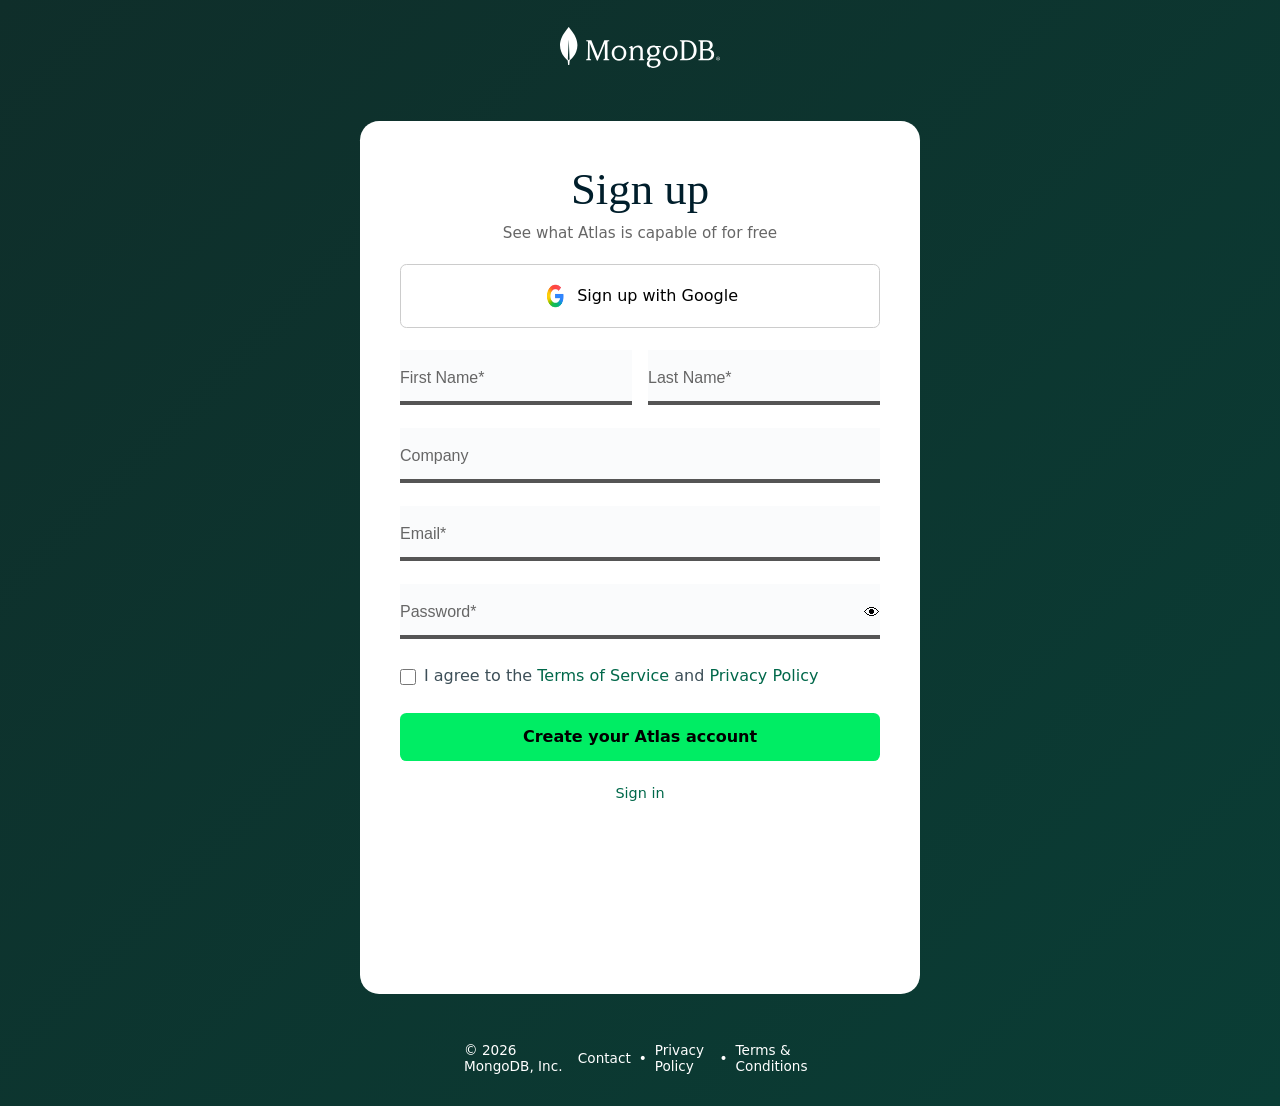
<file: Html/contactus.html>
<!DOCTYPE html>
<html lang="en">

<head>
    <meta charset="UTF-8">
    <link rel="stylesheet" href="/Css/contactus.css">
    <meta name="viewport" content="width=device-width, initial-scale=1.0">
    <title>Document</title>
</head>

<body>
    <div class="page">

        <div class="rift">
            <img src="/Multimedia/Imagess/kuyjf3vea2hg34taa-horizontal_default_slate_blue.svg" alt="MongoDB">
        </div>

        <div class="riftt">

            <div class="rift1">
                <h1>Sign up</h1>
                <p>See what Atlas is capable of for free</p>
            </div>

            <div class="rift2">
                <button class="google-btn">
                    <img src="/Multimedia/Imagess/sq-google-g-logo-update_dezeen_2364_col_0-removebg-preview.png">
                    Sign up with Google
                </button>
            </div>

            <div class="rift3">

                <div class="input-group">
                    <input type="text" required>
                    <label>First Name*</label>
                </div>

                <div class="input-group">
                    <input type="text" required>
                    <label>Last Name*</label>
                </div>

            </div>

            <div class="rift4">
                <div class="input-group">
                    <input type="text" required>
                    <label>Company</label>
                </div>
            </div>

            <div class="rift5">
                <div class="input-group">
                    <input type="email" required>
                    <label>Email*</label>
                </div>
            </div>

            <div class="rift6">
                <div class="input-group password">
                    <input type="password" required>
                    <label>Password*</label>
                    <span class="eye">👁</span>
                </div>
            </div>

            <div class="rift7">
                <input type="checkbox">
                <label>I agree to the <a href="#">Terms of Service</a> and <a href="#">Privacy Policy</a></label>
            </div>

            <div class="rift8">
                <button class="create-btn">Create your Atlas account</button>
            </div>

            <div class="rift9">
                <a href="#">Sign in</a>
            </div>

        </div>

    </div>
    <div>
        <div class="footer">

            <div class="footer-copy">
                © 2026 MongoDB, Inc.
            </div>

            <div class="footer-links">
                <a href="#">Contact</a>
                <span>•</span>
                <a href="#">Privacy Policy</a>
                <span>•</span>
                <a href="#">Terms & Conditions</a>
            </div>

        </div>
    </div>
</body>

</html>
</file>
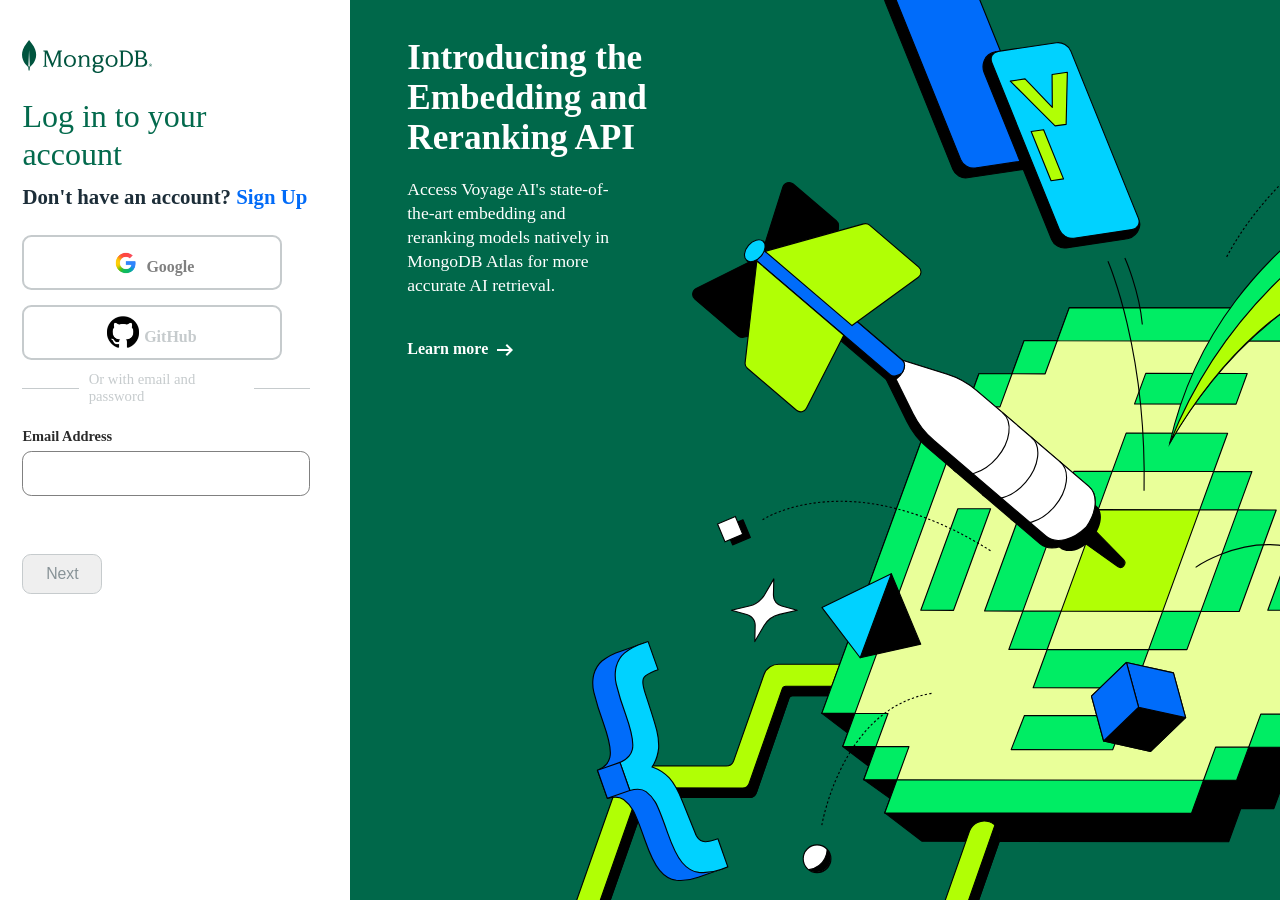
<file: Html/signin.html>
<!DOCTYPE html>
<html lang="en">

<head>
    <meta charset="UTF-8">
    <link rel="stylesheet" href="/Css/signin.css">
    <meta name="viewport" content="width=device-width, initial-scale=1.0">
    <link rel="stylesheet" href="https://fonts.googleapis.com/css2?family=Material+Symbols+Outlined" />
    <link rel="stylesheet" href="https://fonts.googleapis.com/css2?family=Material+Symbols+Outlined" />
    <title>Document</title>
</head>

<body>
    <div class="llilk">

        <div class="llilk2">
            <div class="mon1">
                <img src="/Multimedia/Imagess/kuyjf3vea2hg34taa-horizontal_default_slate_blue.svg" alt="">
            </div>
            <div class="mon2">
                <h1>Log in to your account</h1>
                <h4>Don't have an account?<a href="http://"> Sign Up</a></h4>
                <button class="mon3">
                    <img src="/Multimedia/Imagess/sq-google-g-logo-update_dezeen_2364_col_0-removebg-preview.png"
                        alt="Google">
                    <h4>Google</h4>
                </button>
                <button class="mon4">
                    <img src="/Multimedia/Imagess/25231-removebg-preview.png" alt="GitHub">
                    <h4>GitHub</h4>
                </button>
                <div class="miilk">
                    <h4>
                        <span class="line"></span>
                        Or with email and password
                        <span class="line"></span>
                    </h4>
                </div>
            </div>
            <div class="miilk2">
                <h4>Email Address</h4>
                <input id="meall" type="email">
            </div>
            <div class="mmit">
                <button type="submit">Next</button>
            </div>
        </div>

        <div class="mmint">
            <h1>Introducing the Embedding and Reranking API</h1>
            <p>Access Voyage AI's state-of-the-art embedding and reranking models natively in MongoDB Atlas for more
                accurate AI retrieval.
            </p>
            <a href="http://">Learn more<span class="material-symbols-outlined default">arrow_right_alt</span></a>
        </div>
    </div>

</body>

</html>
</file>
<file: Css/contactus.css>
* {
    box-sizing: border-box;
    margin: 0;
    padding: 0;
    font-family: system-ui;
}

body {
    background: linear-gradient(135deg, #0f2e2a, #0a3d35);
    min-height: 100vh;
}

.page {
    width: 100%;
    display: flex;
    margin: auto;
    flex-direction: column;
    align-items: center;
}

/* ── Logo ─────────────────────────────────── */
.rift img {
    width: 10rem;
    margin-bottom: 1.5rem;
    padding-top: 17%;
    filter: grayscale(100) brightness(0) invert(1);
}

/* ── Card ─────────────────────────────────── */
.riftt {
    background: white;
    width: 35rem;
    height: 97vh;
    padding: 2.5rem;
    border-radius: 1.2rem;
    display: flex;
    flex-direction: column;
    margin-top: 2%;
    gap: 1.4rem;
}

/* ── Title ────────────────────────────────── */
.rift1 {
    text-align: center;
}
.rift1 h1 {
    font-family: "MongoDB Value Serif", "Noto Sans KR", "Noto Sans SC", "Noto Sans JP";
    font-size: 2.8rem;
    font-weight: 400;
    line-height: 56px;
    color: rgb(0, 30, 43);
    margin-bottom: 0.4rem;
}
.rift1 p {
    color: #666;
    font-size: 0.95rem;
}

/* ── Google button ────────────────────────── */
.google-btn {
    width: 100%;
    padding: 0.8rem;
    border: 1px solid #ccc;
    background: white;
    border-radius: 0.4rem;
    display: flex;
    align-items: center;
    justify-content: center;
    gap: 0.5rem;
    cursor: pointer;
    font-size: 1rem;
    transition: background 0.2s;
}
.google-btn:hover {
    background: #f5f5f5;
}
.google-btn img {
    width: 6%;
    height: 4vh;
}

/* ── Name row ─────────────────────────────── */
.rift3 {
    display: flex;
    gap: 1rem;
}

/* ── Floating input ───────────────────────── */
.input-group {
    position: relative;
    width: 100%;
}
.input-group input {
    width: 100%;
    border: none;
    border-bottom: 0.25rem solid #555;
    padding: 1.2rem 0 0.4rem 0;
    font-family: "Akzidenz Grotesk BQ Light", Helvetica;
    font-size: 1.4rem;
    font-weight: 400;
    line-height: normal;
    color: rgb(0, 30, 43);
    background-color: rgb(250, 251, 252);
    outline: none;
}
.input-group label {
    font-family: "Akzidenz Grotesk BQ Light", Helvetica;
    font-size: 1rem;
    font-weight: 400;
    line-height: normal;
    position: absolute;
    top: 1.2rem;
    left: 0;
    color: #666;
    transition: 0.3s;
    pointer-events: none;
}
.input-group input:focus + label,
.input-group input:valid + label {
    top: -0.4rem;
    font-size: 0.75rem;
    color: #3b82f6;
}

/* ── Password ─────────────────────────────── */
.password {
    position: relative;
}
.eye {
    position: absolute;
    right: 0;
    top: 1.2rem;
    cursor: pointer;
    user-select: none;
}

/* ── Checkbox row ─────────────────────────── */
.rift7 {
    display: flex;
    gap: 0.5rem;
    align-items: flex-start;
    font-family: "Euclid Circular A", "Noto Sans KR", "Noto Sans SC", "Noto Sans JP";
    font-size: 1rem;
    font-weight: 400;
    line-height: 1.8rem;
    color: rgb(61, 79, 88);
}
.rift7 input[type="checkbox"] {
    margin-top: 0.42rem;
    flex-shrink: 0;
    width: 16px;
    height: 16px;
    cursor: pointer;
    accent-color: #00684A;
}
.rift7 a {
    color: #00684A;
    text-decoration: none;
}
.rift7 a:hover {
    text-decoration: underline;
}

/* ── Create button ────────────────────────── */
.create-btn {
    width: 100%;
    padding: 0.9rem;
    background: #00ED64;
    border: none;
    border-radius: 0.4rem;
    font-weight: 600;
    font-size: 1rem;
    cursor: pointer;
    transition: background 0.2s, transform 0.1s;
}
.create-btn:hover {
    background: #00c94f;
}
.create-btn:active {
    transform: scale(0.99);
}

/* ── Sign in link ─────────────────────────── */
.rift9 {
    text-align: center;
}
.rift9 a {
    text-decoration: none;
    color: #00684A;
    font-size: 0.9rem;
}
.rift9 a:hover {
    text-decoration: underline;
}

/* ── Footer ───────────────────────────────── */
.footer {
    width: 35%;
    margin: 2rem auto 0;
    display: flex;
    justify-content: space-between;
    align-items: center;
    padding: 1rem 3rem;
    color: white;
    font-size: 0.85rem;
    padding-bottom: 2rem;
}
.footer-links {
    display: flex;
    gap: 0.5rem;
    align-items: center;
}
.footer-links a {
    color: white;
    text-decoration: none;
}
.footer-links a:hover {
    text-decoration: underline;
}

/* ═══════════════════════════════════════════
   RESPONSIVE — TABLET  (≤ 640px)
═══════════════════════════════════════════ */
@media (max-width: 640px) {

    /* Logo: less top padding on smaller screens */
    .rift img {
        padding-top: 8%;
        width: 8.5rem;
        margin-bottom: 1rem;
    }

    /* Card: full-width, no fixed height, natural scroll */
    .riftt {
        width: calc(100% - 2rem); /* 1rem margin each side */
        height: auto;             /* let content breathe */
        min-height: unset;
        border-radius: 1rem;
        padding: 2rem 1.5rem;
        margin-top: 1.5rem;
        gap: 1.2rem;
    }

    /* Title: scale down heading */
    .rift1 h1 {
        font-size: 2.2rem;
        line-height: 44px;
    }

    /* Google button: slightly smaller text */
    .google-btn {
        font-size: 0.9rem;
        padding: 0.75rem;
    }
    .google-btn img {
        width: 7%;
        height: 3.5vh;
    }

    /* Name row: stack vertically */
    .rift3 {
        flex-direction: column;
        gap: 1.2rem;
    }

    /* Inputs: slightly smaller text */
    .input-group input {
        font-size: 1.2rem;
    }

    /* Footer: full width, stack vertically */
    .footer {
        width: 100%;
        flex-direction: column;
        align-items: center;
        gap: 0.6rem;
        padding: 1rem 1.5rem 2rem;
        text-align: center;
    }

    .footer-links {
        flex-wrap: wrap;
        justify-content: center;
    }
}

/* ═══════════════════════════════════════════
   RESPONSIVE — SMALL MOBILE  (≤ 400px)
═══════════════════════════════════════════ */
@media (max-width: 400px) {

    .rift img {
        padding-top: 6%;
        width: 7.5rem;
    }

    .riftt {
        width: calc(100% - 1rem);
        padding: 1.6rem 1.2rem;
        border-radius: 0.8rem;
        gap: 1rem;
    }

    .rift1 h1 {
        font-size: 1.9rem;
        line-height: 38px;
    }

    .rift1 p {
        font-size: 0.85rem;
    }

    .input-group input {
        font-size: 1.1rem;
    }

    .input-group label {
        font-size: 0.9rem;
    }

    .rift7 {
        font-size: 0.88rem;
        line-height: 1.6rem;
    }

    .rift7 a {
        font-size: 0.88rem;
    }

    .create-btn {
        font-size: 0.95rem;
        padding: 0.8rem;
    }

    .google-btn {
        font-size: 0.85rem;
    }
    .google-btn img {
        width: 9%;
    }
}
</file>
<file: Css/signin.css>
* {
    margin: 0;
    padding: 0;
    box-sizing: border-box;
}

body {
    margin: 0;
}

.mon1 img {
    width: 45%;
    margin: auto;
    filter: brightness(0) saturate(100%) invert(20%) sepia(77%) saturate(1094%) hue-rotate(132deg) brightness(95%) contrast(101%)
}

.mon2 h1 {
    font-family: "MongoDB Value Serif", "Times New Roman", serif;
    font-size: 2rem;
    font-weight: 400;
    line-height: 2.4rem;
    padding-top: 7%;
    color: rgba(0, 104, 75, 0.988);
}

.mon2 h4 {
    padding-top: 4%;
    font-family: "Euclid Circular A";
    font-weight: 700;
    line-height: normal;
    color: rgb(28, 45, 56);
    font-size: 1.3rem;
}

.mon2 a {
    font-family: "Euclid Circular A";
    font-size: 1.3rem;
    text-decoration: none;
    color: rgb(1, 107, 248);
}

.mon3 {
    display: flex;
    align-items: center;
    gap: 2%;
    border: 0.125rem solid rgb(198, 203, 205);
    background: white;
    margin-top: 9%;
    cursor: pointer;
    width: 90%;
    border-radius: 0.58rem;

}

.mon3:hover img {
    box-shadow: gray;
}

.mon3 {
    display: flex;
    align-items: center;
    justify-content: center;
    cursor: pointer;
    gap: 0.3rem;
    /* height: 8%; */
    /* padding-left: 0%; */
    padding: 0.6rem 1rem;
    /* margin-left: 10%; */
}

.mon3 img {
    width: 2rem;
    height: auto;
}

.mon3 h4 {
    font-size: 1rem;
    color: gray;
}

.mon4 {
    display: flex;
    align-items: center;
    gap: 2%;
    border: 0.125rem solid rgb(198, 203, 205);
    background: white;
    cursor: pointer;
    width: 90%;
    border-radius: 0.58rem;
    margin-top: 5%;
}

.mon4 {
    display: flex;
    align-items: center;
    justify-content: center;
    cursor: pointer;
    gap: 0.3rem;
    /* height: 8%; */
    /* padding-left: 0%; */
    padding: 0.6rem 1rem;
    /* padding-bottom: 2%;
    padding-left: 30%;
    padding-top: 2%; */
}

.mon4 img {
    width: 2rem;
    height: auto;
}

.mon4 h4 {
    display: block;
    font-size: 1rem;
    color: rgb(198, 203, 205);
    /* padding-top: 5%; */
}
.miilk h4{
    display: flex;
    align-items: center;
    gap: 10px;
     font-family: "Euclid Circular A";
    font-size: 0.92rem;
    font-weight: 400;
    color: rgb(198, 203, 205);
}

.line{
    display: block;
    width: 60px;
    height: 1px;
    background: rgb(198, 203, 205);
}

/* .miilk h4 {
    font-family: "Euclid Circular A";
    font-size: 0.92rem;
    font-weight: 400;
    color: rgb(198, 203, 205);
} */

#meall {
    width: 18rem;
    height: 5vh;
    border-radius: 0.58rem;
    border: none;
    border: 1px solid gray;
    margin-top: 2%;
}

.miilk2 h4 {
    font-family: "Euclid Circular A";
    font-size: 0.90rem;
    color: rgba(0, 0, 0, 0.834);
    padding-top: 8%;
}

.mmit button {
    width: 5rem;
    height: 4.5vh;
    border-radius: 0.55rem;
    border: 1px solid rgb(198, 203, 205);
    margin-top: 20%;
    font-family: "Euclid Circular A", "Helvetica Neue", Helvetica, Arial, sans-serif;
font-size: 0.99rem;
font-weight: 500;
line-height: 1.4rem;
color: rgb(136, 147, 151);
}

.mmint {
    background-image: url(/Multimedia/Imagess/login_promo_desktop_v20260115.svg);
    background-position: center;
    background-size: cover;
    background-repeat: no-repeat;
    /* min-height: 38vh; */
    /* width: 60%; */
}

.mmint h1 {
    font-family: "Euclid Circular A";
    font-size: 2.2rem;
    color: rgb(255, 255, 255);
    /* width: 20%; */
    font-weight: 700;
    padding-top: 4%;
    padding-left: 6%;
    /* padding: 5%; */
    width: 40%;
    /* padding-left: 2%; */
}

.mmint p {
    font-family: "Euclid Circular A";
    font-size: 1.1rem;
    color: rgb(255, 255, 255);
    font-weight: 400;
    /* margin: 0; */
    width: 30%;
    line-height: 1.5rem;
    padding-left: 6%;
    padding-top: 2%;
    /* width: 55%; */
    /* padding: 5%; */
    /* padding: 8%; */
}

.mmint a {
    font-family: "Euclid Circular A";
    font-size: 1rem;
    font-weight: 700;
    line-height: 1.8rem;
    color: rgb(255, 255, 255);
    padding-left: 6%;
    display: inline-block;
    /* text-decoration: none; */
    display: flex;
    text-decoration: none;
    /* text-decoration: underline; */
    align-items: center;
    margin-top: 4%;
}

.mmint .default {
    padding-top: 0.1rem;
    font-size: 1.5rem;
    padding-left: 0.55%;
    text-decoration: none;
    /* display: flex; */

}

.llilk {
    display: flex;
    gap: 0;
    justify-content: center;
    min-height: 100vh;
    /* width: 100%;  */
    /* padding: 0; */
}

.llilk2 {
    flex: 0 0 26%;
    padding: 40px;
    background: #fff;
    /* width: 25%; */
}

.mmint {
    flex: 0 0 74%;
}

@media (max-width: 1024px) {

    .llilk2 {
        flex: 0 0 40%;
    }

    .mmint {
        flex: 0 0 60%;
    }

    .mmint h1 {
        font-family: "Euclid Circular A";
        font-size: 1.6rem;
        color: rgb(255, 255, 255);
        /* width: 20%; */
        font-weight: 700;
        padding-top: 9%;
        padding-left: 6%;
        /* padding: 5%; */
        width: 50%;
        /* padding-left: 2%; */
    }

    .mmint p {
        font-family: "Euclid Circular A";
        font-size: 1rem;
        color: rgb(255, 255, 255);
        font-weight: 400;
        /* margin: 0; */
        width: 54%;
        line-height: 1.5rem;
        padding-left: 6%;
        padding-top: 4%;
        /* width: 55%; */
        /* padding: 5%; */
        /* padding: 8%; */
    }

    .mmint a {
        font-family: "Euclid Circular A";
        font-size: 0.83rem;
        font-weight: 700;
        line-height: 1.8rem;
        color: rgb(255, 255, 255);
        padding-left: 6%;
        display: inline-block;
        /* text-decoration: none; */
        display: flex;
        /* text-decoration: none; */
        /* text-decoration: underline; */
        align-items: center;
        margin-top: 4%;
    }
    .miilk h4{
        font-size: 0.80rem;
    }

}

@media (max-width: 768px) {

    .llilk {
        flex-direction: column;
        align-items: center;
    }

    .llilk2 {
        flex: none;
        width: 90%;
    }

    .mmint {
        display: none;
    }

    #meall {
        width: 100%;
    }

    .mon3,
    .mon4 {
        width: 100%;
    }

    .line{
        width: 33%;
        
    }
    .miilk h4{
        font-size: 0.85rem;
    }

    .mmit button {
        width: 33rem;
        height: 6.5vh;
        border-radius: 0.55rem;
        border: none;
        display: block;
        margin-top: 10%;

    }
    .llilk{
        
        flex-direction: column;
    }
    .llilk2{
        flex: 100%;
    }
    .mmint{
        flex: 100%;
    }

    .miilk2 #meall {
        height: 6.5vh;
    }
}
</file>
